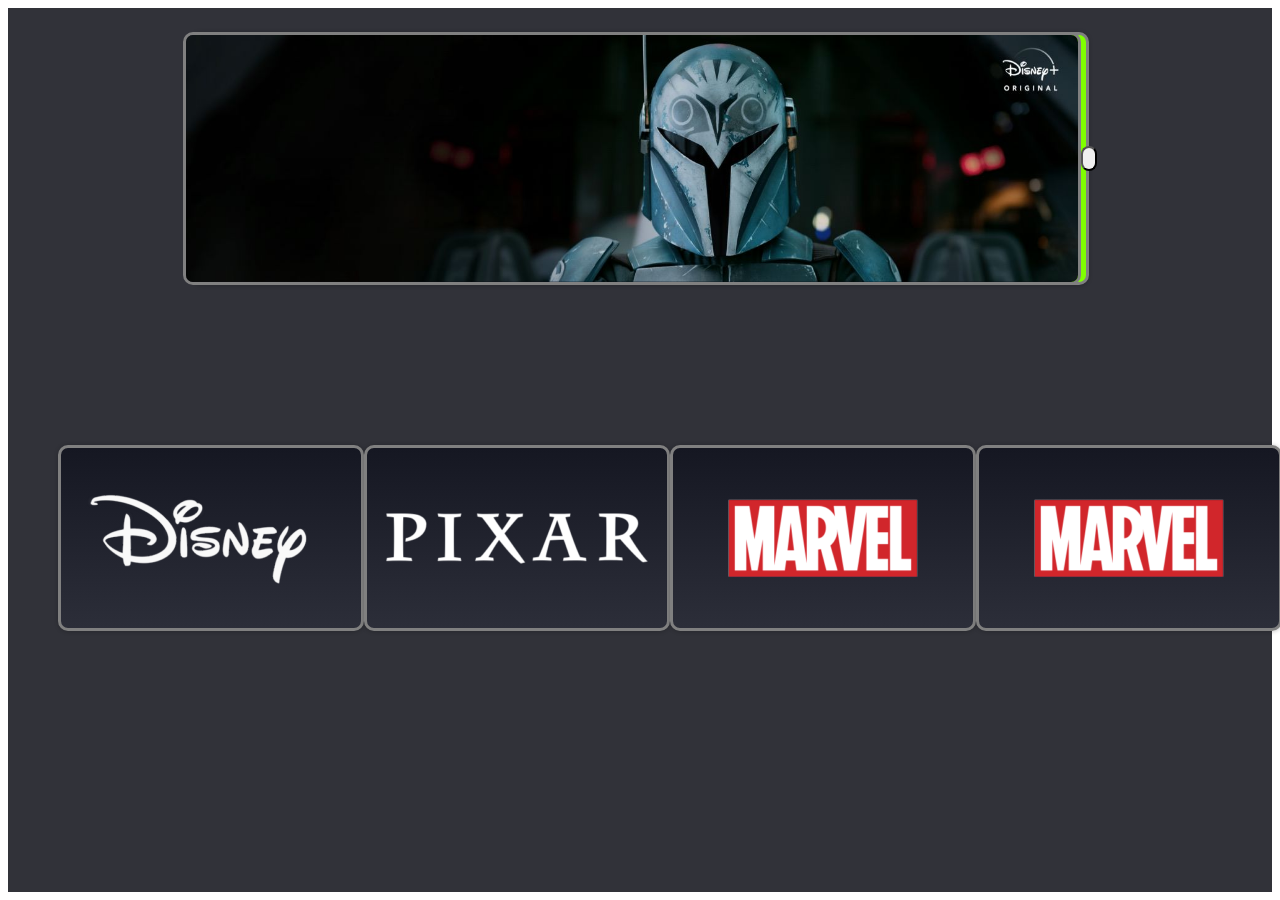
<file: index.html>
<html>

<head>
    <link rel="stylesheet" href="style01.css">

</head>

<body>

    <!-- Este es el contenedor de todo https://www.espai.es/blog/2020/11/como-hacer-un-slider-solo-con-html-y-css/ ese es un link para seguir armando el banner -->


    <div class="contenedor-full">

        <div class="slider-container">

            <div class="banner">

                    <img class="ban" src="IMG/mandalorian.jpg" alt="canal">
                
                    <button class="redondo"></button>  
                

                    <div class="points">


                    </div>

            </div>

        </div>

        <div class="lista-canales">



            <!-- Este es Canal Disney  -->


            <div class="content">

                <div class="imagen">

                    <img src="IMG/Disney.png" alt="canal">

                    <!-- <video class="hover-img" loop autoplay playsinline>
        
        <source src= "https://vod-bgc-sa-east-1.media.dssott.com/bgui/ps01/disney/bgui/2019/08/01/1564674844-disney.mp4" type="video/mp4">
        
    </video> -->

                    <!-- Este es Canal Pixar  -->

                </div>

            </div>

            <div class="content">

                <div class="imagen">

                    <img src="IMG/Pixar.png" alt="canal">


                    <!-- Este es canal Marvel -->

                </div>

            </div>

            <div class="content">

                <div class="imagen">

                    <img src="IMG/Marvel.png" alt="canal">

                    <!-- Este es canal Star Wars  -->

                </div>

            </div>
            
            <div class="content">

                <div class="imagen">

                    <img src="IMG/Marvel.png" alt="canal">

                    <!-- Este es canal Star Wars  -->

                </div>

            </div>

            <div class="content">

                <div class="imagen">

                    <img src="IMG/StarWars.png" alt="canal">

                    <!-- Este es canal National -->

                </div>

            </div>

            <div class="content">

                <div class="imagen">

                    <img src="IMG/NationalGeograpic.png" alt="canal">


                </div>

            </div>
        </div>

    </div>

</body>

</html>
</file>
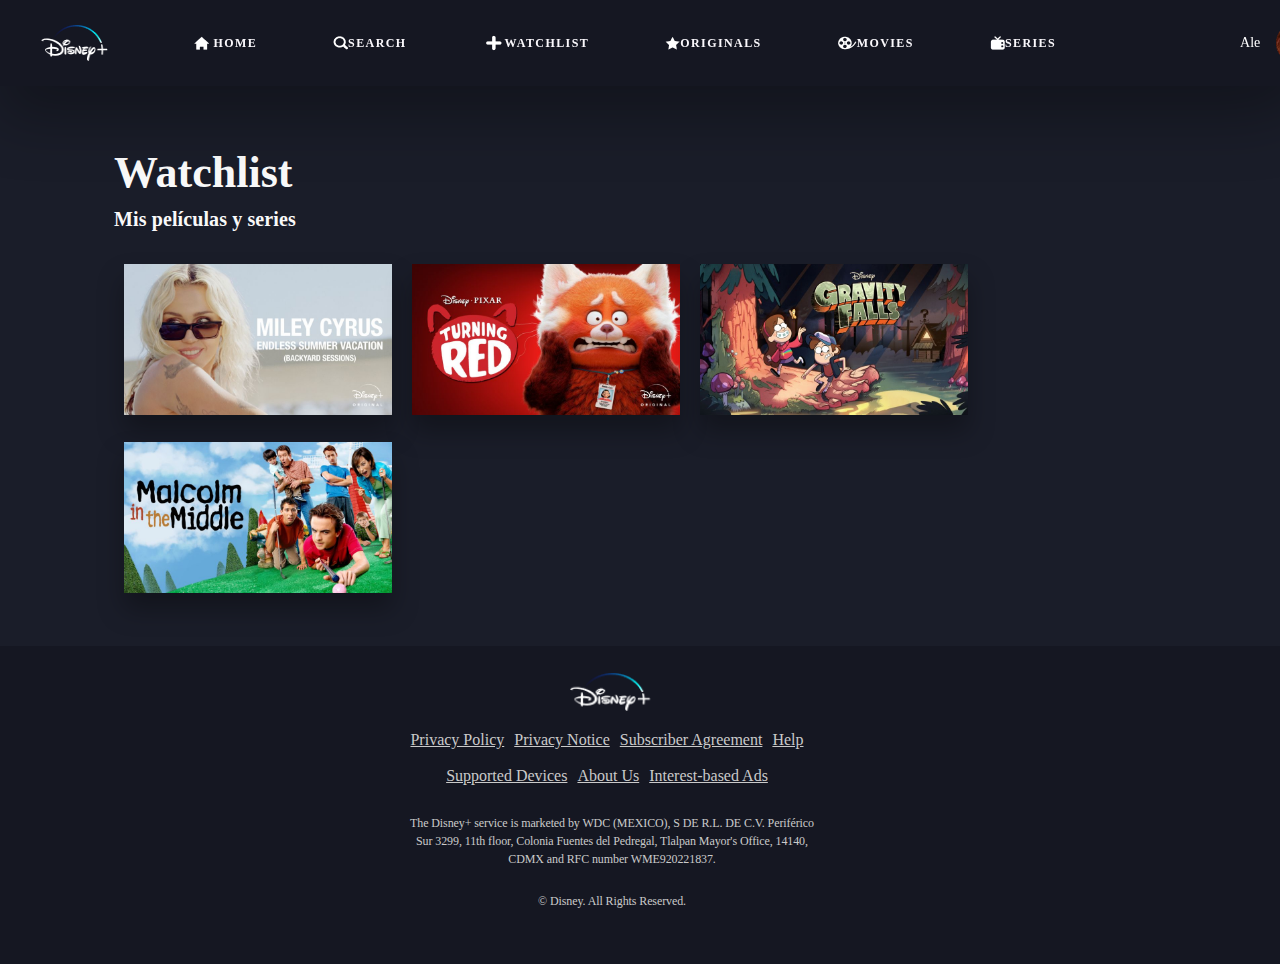
<file: Watchlist.html>
<html>
    <head>
        <link rel="stylesheet" href="watchlist_style.css">
    </head>

    <body>
    <div class="header">
        <button id="logo" type="button" class="head-button"> <img src="Logo.png"Disney+" height="42px" width="76.4px"></button>
        <button type="button" class="head-button"><img src="Home.png" id="icon">HOME</button>
        <button type="button" class="head-button"><img src="Search.png" id="icon">SEARCH</button>
        <button type="button" class="head-button"><img src="MI LISTA.png" id="icon">WATCHLIST</button>
        <button type="button" class="head-button"><img src="ORIGINALES.png" id="icon">ORIGINALS</button>
        <button type="button" class="head-button"><img src="PELICULAS.png" id="icon">MOVIES</button>
        <button type="button" class="head-button"><img src="SERIES.png" id="icon">SERIES</button>

    <div class="profile">
        <button class="accordion" type="button">Ale<img id="pic" src="merida.png" alt="Profile" height="20px" width="20px"></button>
            <div class="panel">
            <button id="name" type=""><img id="pic" src="merida.png" alt="Profile">Ale</button>
            <button id="name" type=""><img id="pic" src="merida.png" alt="Profile">Karen</button>
            <button id="name" type=""><img id="pic" src="merida.png" alt="Profile">Add profile</button>
        </div>  </div>


     <div class="panel">
            <button id="edit" type="text">Edit profiles</button>
            <button id="settings" type="text">App settings</button>
            <button id="account" type="text">Account</button>
            <button id="help" type="text">Help</button>
            <button id="logout" type="text">Log out</button>
            </div>
        </div>
    </div>
</div>
        <div class="title">
        <br>Watchlist</br>
       </div>
        <div class="subtitle">
        <br>Mis películas y series </br>
        </div>


        <div class="series">
            <button id="miley" type="button" class="banner">
            </button>
            <button id="turningred" type="button" class="banner">
            </button>
            <button id="gravityfalls" type="button" class="banner"> 
            </button>
            <button id="malcom" type="button" class="banner">
            </button>
        </div>
  
    </body>
        

    <p></p>
    <p></p>
    <p></p>
    <p></p>
    <p></p>
    <p></p>
    <p></p>
    <p></p>

    <p></p>
    <p></p>
    <p></p>
    <p></p>

        <div class="footer">
            <footer>
            <center><img id="disney" src="Logo.png"82px" height="44px"></center>
                <ul class="user">
                    <li id="link"><a href="https://www.disneyplus.com/legal/privacy-policy">Privacy Policy</a></li>
                    <li id="link"><a href="https://www.disneyplus.com/legal/privacy-notice">Privacy Notice</a></li>
                    <li id="link"><a href="https://www.disneyplus.com/legal/subscriber-agreement">Subscriber Agreement</a></li>
                    <li id="link"><a href="https://help.disneyplus.com/csp">Help</a></li></ul>
                <ul class="user2">    
                    <li id="link"><a href="https://help.disneyplus.com/csp?id=csp_article_content&article=devices-supported">Supported Devices</a></li>
                    <li id="link"><a href="https://help.disneyplus.com/csp?id=csp_article_content&article=introduction">About Us</a></li>
                    <li id="link"><a href="https://preferences-mgr.trustarc.com/?pid=disney01&aid=disneyplusemea01&type=disneyplusemea">Interest-based Ads</a></li>
                </ul>

            <ul class="info">
                The Disney+ service is marketed by WDC (MEXICO), S DE R.L. DE C.V. Periférico<br>Sur 3299, 11th floor, Colonia Fuentes del Pedregal, Tlalpan Mayor's Office, 14140, <br> CDMX and RFC number WME920221837.
        </ul>
       
            <ul class="info">
            © Disney. All Rights Reserved.
            </ul>
            <ul id="main-list">
                
            </ul>
        </footer>
            
            </ul>

        </div> 
    </body>
</html>
</file>
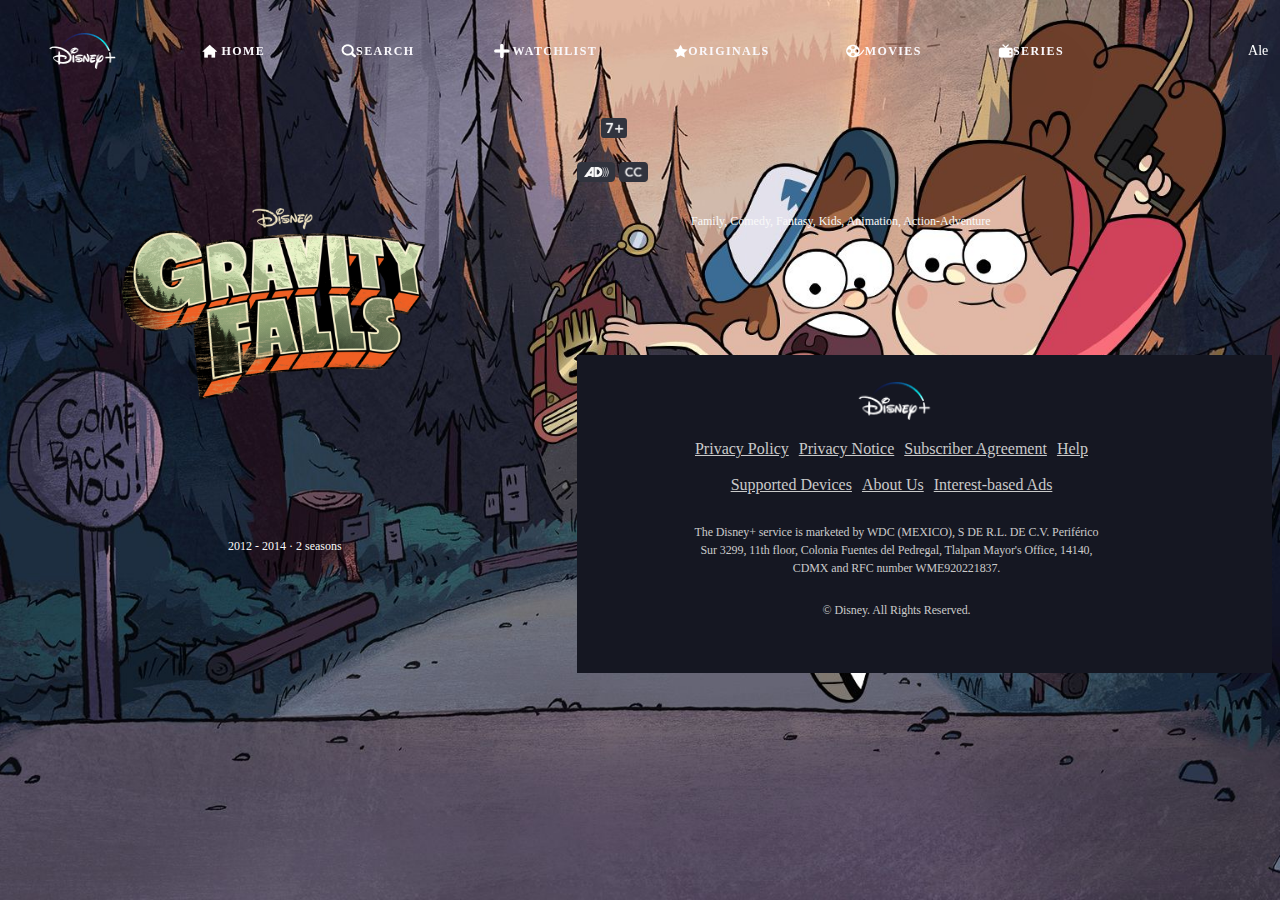
<file: Gravity/Gravity_index.html>
<head>
        <link rel="stylesheet" href="Gravity.style.css">
    </head>

    <body>
        <body background="gravityfalls_disneyplus.jpeg"></body>


    <div class="header">
        <button id="logo" type="button" class="head-button"> <img src="Logo.png"Disney+" height="42px" width="76.4px"></button>
        <button type="button" class="head-button"><img src="Home.png" id="icon">HOME</button>
        <button type="button" class="head-button"><img src="Search.png" id="icon">SEARCH</button>
        <button type="button" class="head-button"><img src="MI LISTA.png" id="icon">WATCHLIST</button>
        <button type="button" class="head-button"><img src="ORIGINALES.png" id="icon">ORIGINALS</button>
        <button type="button" class="head-button"><img src="PELICULAS.png" id="icon">MOVIES</button>
        <button type="button" class="head-button"><img src="SERIES.png" id="icon">SERIES</button>

    <div class="profile">
        <button class="accordion" type="button">Ale<img id="pic" src="merida.png" alt="Profile" height="20px" width="20px"></button>
            <div class="panel">
            <button id="name" type=""><img id="pic" src="merida.png" alt="Profile">Ale</button>
            <button id="name" type=""><img id="pic" src="merida.png" alt="Profile">Karen</button>
            <button id="name" type=""><img id="pic" src="merida.png" alt="Profile">Add profile</button>
        </div>  </div>

        <div class="panel">
            <button id="edit" type="text">Edit profiles</button>
            <button id="settings" type="text">App settings</button>
            <button id="account" type="text">Account</button>
            <button id="help" type="text">Help</button>
            <button id="logout" type="text">Log out</button>
            </div>
        </div>
    </div>
</div>

        <div class="logogravity">
            <img id="disney" src="LOGO_Gravity.png" width="341px" height="192px"></img></div>

         <div class="clasificacion">
                <img id="imagen" src="7+.png" width="25.66px" height="20px"></img></div>
                <img id="imagen" src="ad.png" width="38.09px" height="20px"></img></div>
                <img id="imagen" src="cc.png" width="28.6px" height="20px"></img></div>


        <div class="Detalles"  style='text-align:left'>
           2012 - 2014 · 2 seasons 
        </div>
        <br></br>
        <div class="Detalles2">
            Family, Comedy, Fantasy, Kids, Animation, Action-Adventure 
         </div>
         
            <br>
            <br>
            <br>
            <br>
            <br>
            <br>
            <br>
                







            <div class="footer">
                <footer>
                <center><img id="disney" src="Logo.png" width="82px" height="44px"></center>
                    <ul class="user">
                        <li id="link"><a href="https://www.disneyplus.com/legal/privacy-policy">Privacy Policy</a></li>
                        <li id="link"><a href="https://www.disneyplus.com/legal/privacy-notice">Privacy Notice</a></li>
                        <li id="link"><a href="https://www.disneyplus.com/legal/subscriber-agreement">Subscriber Agreement</a></li>
                        <li id="link"><a href="https://help.disneyplus.com/csp">Help</a></li></ul>
                    <ul class="user2">    
                        <li id="link"><a href="https://help.disneyplus.com/csp?id=csp_article_content&article=devices-supported">Supported Devices</a></li>
                        <li id="link"><a href="https://help.disneyplus.com/csp?id=csp_article_content&article=introduction">About Us</a></li>
                        <li id="link"><a href="https://preferences-mgr.trustarc.com/?pid=disney01&aid=disneyplusemea01&type=disneyplusemea">Interest-based Ads</a></li>
                    </ul>
    
                <ul class="info">
                    The Disney+ service is marketed by WDC (MEXICO), S DE R.L. DE C.V. Periférico<br>Sur 3299, 11th floor, Colonia Fuentes del Pedregal, Tlalpan Mayor's Office, 14140, <br> CDMX and RFC number WME920221837.
            </ul>
           
                <ul class="info">
                © Disney. All Rights Reserved.
                </ul>
                <ul id="main-list">
                    
                </ul>
            </footer>
                
                </ul>
    
            </div> 
        </body>
    </html>
</file>
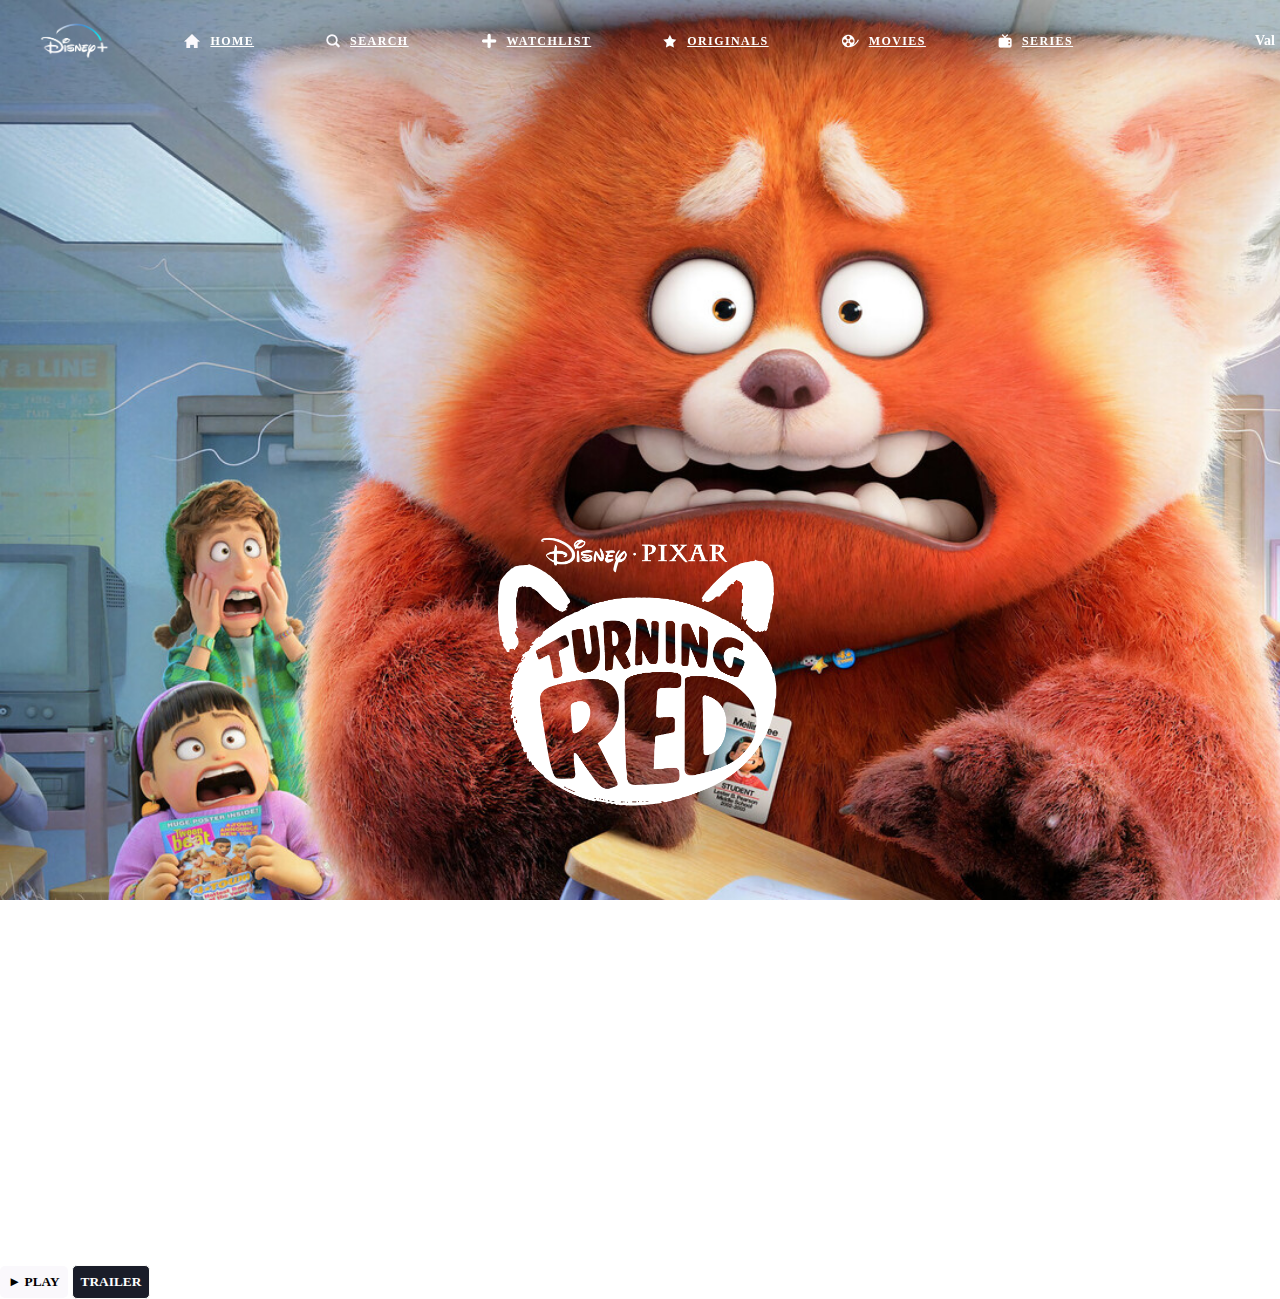
<file: Mov_Menu/movmenu.html>
<!DOCTYPE html>
<html lang="en">
<head>
    <meta charset="UTF-8">
    <link rel="icon" type="image/jpg" href="img/disneyplus.png"/>
    <title>Disney+ | Turning Red</title>
    <link rel="stylesheet" href="movmenustyles.css">
</head>
<body>
      <!--Barra de navegación: botones destacables y acordeón de perfiles de usuario.------->
      <nav class="header">
        <button id="logo" type="button" class="head-bttn"> <img src="img/disneyplus.png" alt="Disney+" height="42px" width="76.4px"></button>
        <button type="button" class="head-bttn"><a href=""></a><img src="img/Home.png" id="icon"><a href="">HOME</a></button> <!--Insertar link entre las comillas de la etiqueta a href-->
        <button type="button" class="head-bttn"><img src="img/Search.png" id="icon"><a href="">SEARCH</a></button> <!--Insertar link entre las comillas de la etiqueta a href-->
        <button type="button" class="head-bttn"><img src="img/watchlist.png" id="icon"><a href="">WATCHLIST</a></button> <!--Insertar link entre las comillas de la etiqueta a href-->
        <button type="button" class="head-bttn"><img src="img/ORIGINALES.png" id="icon"><a href="">ORIGINALS</a></button> <!--Insertar link entre las comillas de la etiqueta a href-->
        <button type="button" class="head-bttn"><img src="img/PELICULAS.png" id="icon"><a href="">MOVIES</a></button> <!--Insertar link entre las comillas de la etiqueta a href-->
        <button type="button" class="head-bttn"><img src="img/SERIES.png" id="icon"><a href="">SERIES</a></button> <!--Insertar link entre las comillas de la etiqueta a href-->
        <!--Creamos un acordeón con dos contenedores (perfiles y configuraciones).------->        
        <div class="profile"> <!--El perfil que ve el usuario actual.------->
            <button class="accordion" type="button">Val<img id="pic" src="img/stitch.png" alt="Profile" height="20px" width="20px"></button>
            <div class="panel"> <!--Panel para los otras cuentas de usuario.------->
                <button id="name" type="button"><img id="pic" src="img/doug.png" alt="Profile">Ale</button>
                <button id="name" type="button"><img id="pic" src="img/violet.png" alt="Profile">Karen</button>
                <button id="name" type="button"><img id="pic" src="img/add.png" alt="Profile">Add profile</button>
            </div>
            <div class="panel"> <!--Panel para las configuraciones.------->
                <button id="edit" type="text">Edit profiles</button>
                <button id="settings" type="text">App settings</button>
                <button id="account" type="text">Account</button>
                <button id="help" type="text">Help</button>
                <button id="logout" type="text">Log out</button>
            </div> <!--NOTA: Estos paneles NO son visibles desde HTML, hasta ser implementado en JS.------->
        </div>
    </nav>

    <div class="info">
        <img id="png" src="img/turningred.png">
    
        <div class="mov-play">
        <button id="play"
                type="button"
                class="play">► PLAY</button>                               <!--Botón play ------------>
        <button id="trailer"
                type="button"
                class="bnw">TRAILER</button>                               <!--Botón trailer --------->
    </div>
    </div>
</body>
</html>
</file>
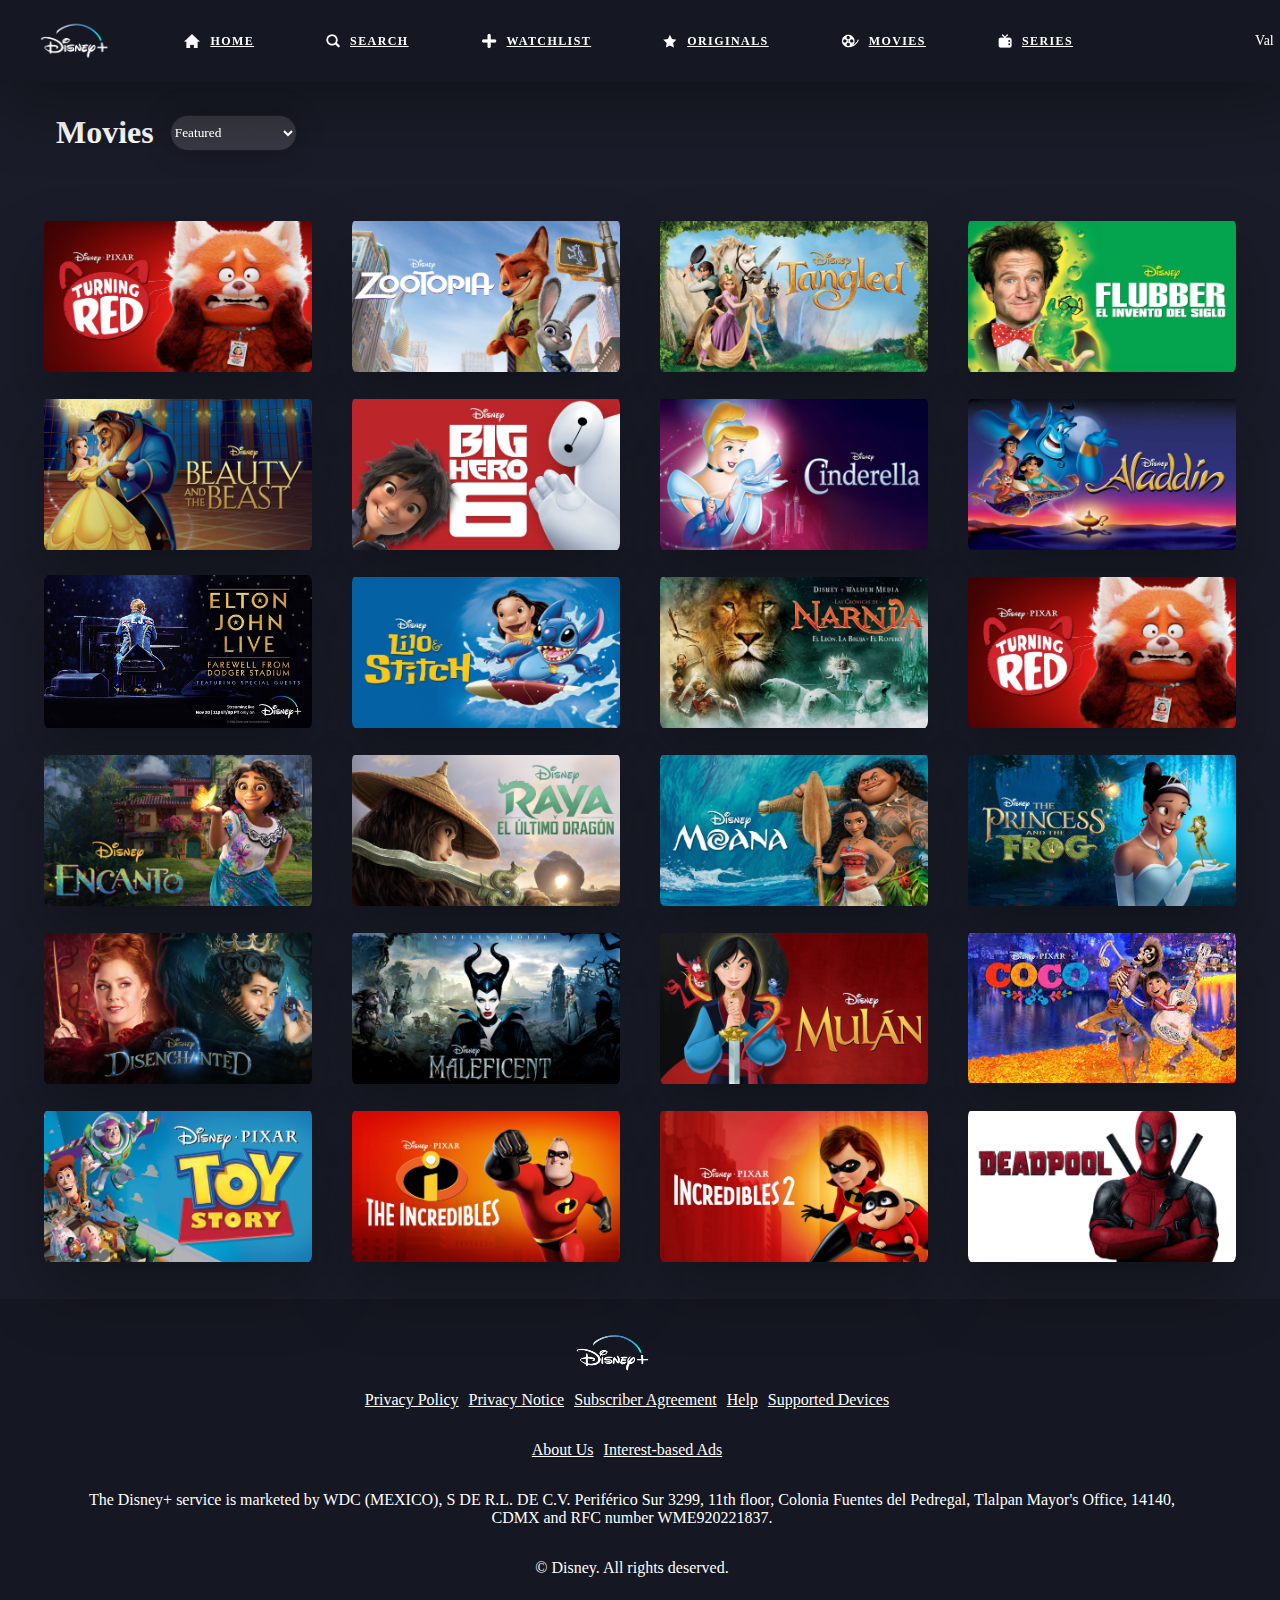
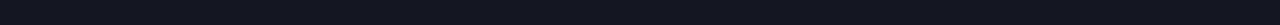
<file: Movies/movies.html>
<!DOCTYPE html>
<html lang="en">
<head>
    <meta charset="UTF-8">
    <link rel="icon" type="image/jpg" href="img/disneyplus.png"/>
    <title>Disney+ | Movies</title>
    <link rel="stylesheet" href="moviestyles.css">
</head>
<body>
    <!--Barra de navegación: botones destacables y acordeón de perfiles de usuario.------->
    <nav class="header">
        <button id="logo" type="button" class="head-bttn"> <img src="img/disneyplus.png" alt="Disney+" height="42px" width="76.4px"></button>
        <button type="button" class="head-bttn"><a href=""></a><img src="img/Home.png" id="icon"><a href="">HOME</a></button> <!--Insertar link entre las comillas de la etiqueta a href-->
        <button type="button" class="head-bttn"><img src="img/Search.png" id="icon"><a href="">SEARCH</a></button> <!--Insertar link entre las comillas de la etiqueta a href-->
        <button type="button" class="head-bttn"><img src="img/watchlist.png" id="icon"><a href="">WATCHLIST</a></button> <!--Insertar link entre las comillas de la etiqueta a href-->
        <button type="button" class="head-bttn"><img src="img/ORIGINALES.png" id="icon"><a href="">ORIGINALS</a></button> <!--Insertar link entre las comillas de la etiqueta a href-->
        <button type="button" class="head-bttn"><img src="img/PELICULAS.png" id="icon"><a href="">MOVIES</a></button> <!--Insertar link entre las comillas de la etiqueta a href-->
        <button type="button" class="head-bttn"><img src="img/SERIES.png" id="icon"><a href="">SERIES</a></button> <!--Insertar link entre las comillas de la etiqueta a href-->
        <!--Creamos un acordeón con dos contenedores (perfiles y configuraciones).------->        
        <div class="profile"> <!--El perfil que ve el usuario actual.------->
            <button class="accordion" type="button">Val<img id="pic" src="img/stitch.png" alt="Profile" height="20px" width="20px"></button>
            <div class="panel"> <!--Panel para los otras cuentas de usuario.------->
                <button id="name" type="button"><img id="pic" src="img/doug.png" alt="Profile">Ale</button>
                <button id="name" type="button"><img id="pic" src="img/violet.png" alt="Profile">Karen</button>
                <button id="name" type="button"><img id="pic" src="img/add.png" alt="Profile">Add profile</button>
            </div>
            <div class="panel"> <!--Panel para las configuraciones.------->
                <button id="edit" type="text">Edit profiles</button>
                <button id="settings" type="text">App settings</button>
                <button id="account" type="text">Account</button>
                <button id="help" type="text">Help</button>
                <button id="logout" type="text">Log out</button>
            </div> <!--NOTA: Estos paneles NO son visibles desde HTML, hasta ser implementado en JS.------->
        </div>
    </nav>

    <div class="title">
        <p>Movies</p>
        <select id="select" name="select">
            <option value="Featured">Featured</option>
            <option value="All">All Movies A-Z</option>
            <option value="Action/Adventure">Action/Adventure</option>
            <option value="Animation">Animation</option>
            <option value="Comedy">Comedy</option>
            <option value="Documentary">Documentary</option>
            <option value="Drama">Drama</option>
            <option value="Kids">Kids</option>
            <option value="Shorts">Shorts</option>
            <option value="UltraHD">Ultra HD and HDR</option>
        </select>
    </div>

    <div class="movies">
        <button id="red" type="button" class="banner">
        </button>
        <button id="zootopia" type="button" class="banner">
        </button>
        <button id="tangled" type="button" class="banner"> 
        </button>
        <button id="flubber" type="button" class="banner">
        </button>
        <button id="beauty" type="button" class="banner"> 
        </button>
        <button id="bighero" type="button" class="banner"> 
        </button>
        <button id="cinderella" type="button" class="banner">" 
        </button>
        <button id="aladdin" type="button" class="banner"> 
        </button>
        <button id="elton" type="button" class="banner"> 
        </button>
        <button id="lilo" type="button" class="banner"> 
        </button>
        <button id="narnia" type="button" class="banner"> 
        </button>
        <button id="ralph" type="button" class="banner"> 
        </button>
        <button id="encanto" type="button" class="banner"> 
        </button>
        <button id="raya" type="button" class="banner"> 
        </button>
        <button id="moana" type="button" class="banner"> 
        </button>
        <button id="tiana" type="button" class="banner"> 
        </button>
        <button id="disenchanted" type="button" class="banner"> 
        </button>
        <button id="maleficent" type="button" class="banner"> 
        </button>
        <button id="mulan" type="button" class="banner"> 
        </button>
        <button id="coco" type="button" class="banner"> 
        </button>
        <button id="toystory" type="button" class="banner"> 
        </button>
        <button id="incredibles" type="button" class="banner"> 
        </button>
        <button id="incredibles2" type="button" class="banner"> 
        </button>
        <button id="deadpool" type="button" class="banner"> 
        </button>
    </div>
</body>
<footer>
    <img id="disney" src="img/disneyplus.png" width="82px" height="44px">
    <ul class="user">
        <li id="link"><a href="https://www.disneyplus.com/legal/privacy-policy">Privacy Policy</a></li>
        <li id="link"><a href="https://www.disneyplus.com/legal/privacy-notice">Privacy Notice</a></li>
        <li id="link"><a href="https://www.disneyplus.com/legal/subscriber-agreement">Subscriber Agreement</a></li>
        <li id="link"><a href="https://help.disneyplus.com/csp">Help</a></li>
        <li id="link"><a href="https://help.disneyplus.com/csp?id=csp_article_content&article=devices-supported">Supported Devices</a></li>
    </ul>
    <ul class="about">
        <li id="link"><a href="https://help.disneyplus.com/csp?id=csp_article_content&article=introduction">About Us</a></li>
        <li id="link"><a href="https://preferences-mgr.trustarc.com/?pid=disney01&aid=disneyplusemea01&type=disneyplusemea">Interest-based Ads</a></li>
    </ul>
    <ul class="info">
        The Disney+ service is marketed by WDC (MEXICO), S DE R.L. DE C.V. Periférico Sur 3299, 11th floor, Colonia Fuentes del Pedregal, Tlalpan Mayor's Office, 14140, CDMX and RFC number WME920221837.
    </ul>
    <ul class="copyright">
        © Disney. All rights deserved.
    </ul>
</footer>
</html>
</file>
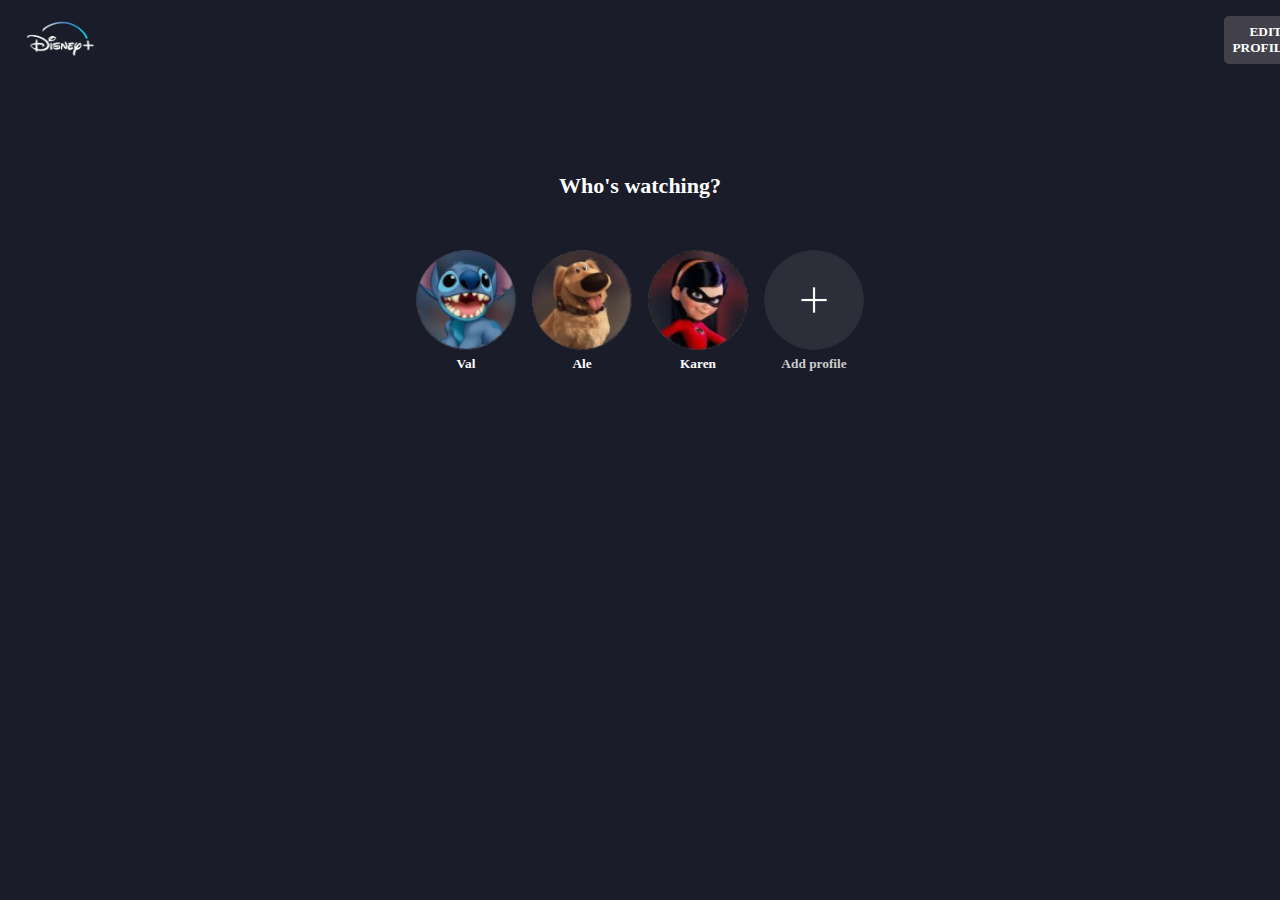
<file: Profile/profile.html>
<!DOCTYPE html>
<html lang="en">
<head>
    <meta charset="UTF-8">
    <meta http-equiv="X-UA-Compatible" content="IE=edge">
    <meta name="viewport" content="width=device-width, initial-scale=1.0">
    <link rel="icon" type="image/jpg" href="icon/disneyplus.png"/>
    <title>Disney+ | Profiles</title>
    <link rel="stylesheet" href="profilestyles.css"> <!--Enlace archivo CSS.-->
</head>
<body>
    <div class="start"> <!--Botones superiores.-->
        <div> <!--Logotipo Disney+.-->
            <button id="logo" type="button" class="head-bttn"><img id="logo" src="icon/disneyplus.png" alt="Disney+" height="42px" width="76.4px"></button>
        </div>
        <div> <!--Botón EDITAR PERFILES.-->
            <button id="edit"
                    type="button"
                    class="profile">EDIT PROFILES</button>         
        </div>
    </div>

    <h4>Who's watching?</h4><br>
    <div class="options">
        <button class="user" id="first"><a href=""><img src="icon/stitch.png" height="100px" width="100px"></a><br>Val</button> <!--Perfil principal.-->
        <button class="user" id="second"><img src="icon/doug.png" height="100px" width="100px"><br>Ale</button>                 <!--Perfil secundario.-->
        <button class="user" id="third"><img src="icon/violet.png" height="100px" width="100px"><br>Karen</button>              <!--Perfil terciario.-->
        <button class="user" id="add"><img src="icon/add.png" height="100px" width="100px"><br>Add profile</button>             <!--Añadir perfiles.-->
    </div>
</body>
</html>
</file>
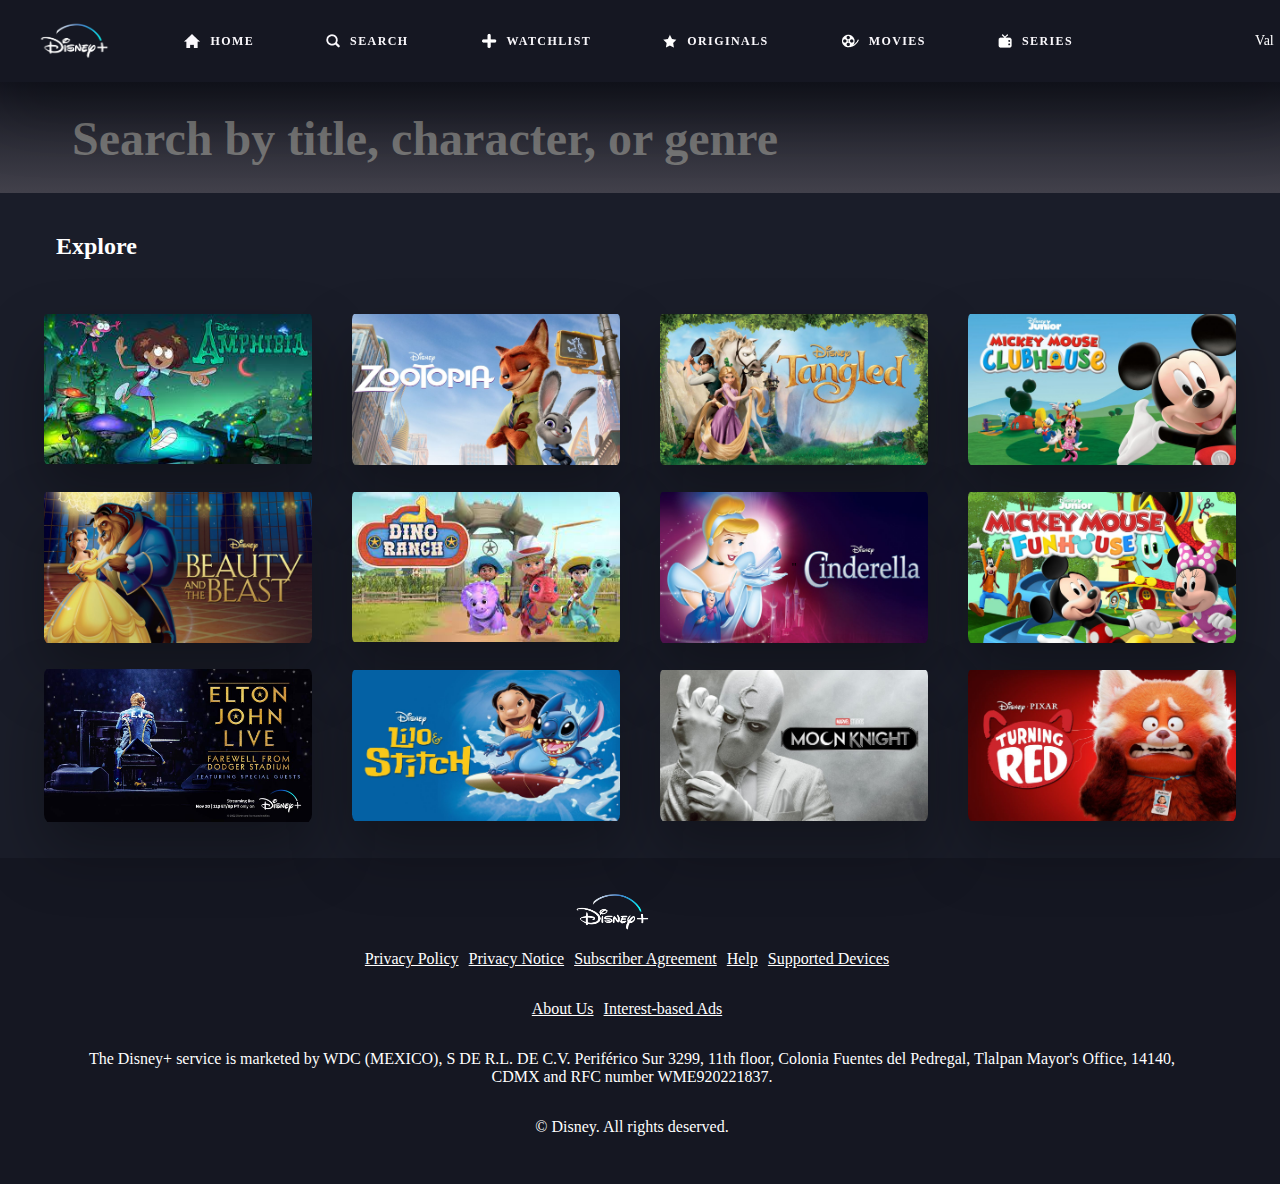
<file: Search/search.html>
<!DOCTYPE html>
<html lang="en">
<head>
    <meta charset="UTF-8">
    <link rel="icon" type="image/jpg" href="img/disneyplus.png"/>
    <title>Disney+ | Search</title> <!--Nombre que aparece en la pestaña del navegador.------->
    <link rel="stylesheet" href="searchstyles.css">
</head>
<body>
    <!--Barra de navegación: botones destacables y acordeón de perfiles de usuario.------->
    <nav class="header">
        <button id="logo" type="button" class="head-bttn"> <img src="img/disneyplus.png" alt="Disney+" height="42px" width="76.4px"></button>
        <button type="button" class="head-bttn"><img src="img/Home.png" id="icon">HOME</button>
        <button type="button" class="head-bttn"><img src="img/Search.png" id="icon">SEARCH</button>
        <button type="button" class="head-bttn"><img src="img/watchlist.png" id="icon">WATCHLIST</button>
        <button type="button" class="head-bttn"><img src="img/ORIGINALES.png" id="icon">ORIGINALS</button>
        <button type="button" class="head-bttn"><img src="img/PELICULAS.png" id="icon">MOVIES</button>
        <button type="button" class="head-bttn"><img src="img/SERIES.png" id="icon">SERIES</button>
        <!--Creamos un acordeón con dos contenedores (perfiles y configuraciones).------->        
        <div class="profile"> <!--El perfil que ve el usuario actual.------->
            <button class="accordion" type="button">Val<img id="pic" src="img/stitch.png" alt="Profile" height="20px" width="20px"></button>
            <div class="panel"> <!--Panel para los otras cuentas de usuario.------->
                <button id="name" type="button"><img id="pic" src="img/doug.png" alt="Profile">Ale</button>
                <button id="name" type="button"><img id="pic" src="img/violet.png" alt="Profile">Karen</button>
                <button id="name" type="button"><img id="pic" src="img/add.png" alt="Profile">Add profile</button>
            </div>
            <div class="panel"> <!--Panel para las configuraciones.------->
                <button id="edit" type="text">Edit profiles</button>
                <button id="settings" type="text">App settings</button>
                <button id="account" type="text">Account</button>
                <button id="help" type="text">Help</button>
                <button id="logout" type="text">Log out</button>
            </div> <!--NOTA: Estos paneles NO son visibles desde HTML, hasta ser implementado en JS.------->
        </div>
    </nav>

    <!--Barra de búsqueda.------->
    <div class="search"> <!--Contenedor de la barra de búsqueda.------->
    <input class="searchbar" type="text" placeholder="Search by title, character, or genre"> <!--Input de la barra de búsqueda.------->
    </div>

    <!--Sección "Explore".------->
    <h5>Explore</h5>
    <div class="explore">
        <button id="red" type="button" class="banner">
        </button>
        <button id="zootopia" type="button" class="banner">
        </button>
        <button id="tangled" type="button" class="banner"> 
        </button>
        <button id="flubber" type="button" class="banner">
        </button>
        <button id="beauty" type="button" class="banner"> 
        </button>
        <button id="bighero" type="button" class="banner"> 
        </button>
        <button id="cinderella" type="button" class="banner">" 
        </button>
        <button id="aladdin" type="button" class="banner"> 
        </button>
        <button id="elton" type="button" class="banner"> 
        </button>
        <button id="lilo" type="button" class="banner"> 
        </button>
        <button id="narnia" type="button" class="banner"> 
        </button>
        <button id="ralph" type="button" class="banner"> 
        </button>
    </div>

<!--Footer: insertamos imagen con isologotipo y tres listas para links e info destacada.------->
<footer>
    <img id="disney" src="img/disneyplus.png" width="82px" height="44px">
    <ul class="user">
        <li id="link"><a href="https://www.disneyplus.com/legal/privacy-policy">Privacy Policy</a></li>
        <li id="link"><a href="https://www.disneyplus.com/legal/privacy-notice">Privacy Notice</a></li>
        <li id="link"><a href="https://www.disneyplus.com/legal/subscriber-agreement">Subscriber Agreement</a></li>
        <li id="link"><a href="https://help.disneyplus.com/csp">Help</a></li>
        <li id="link"><a href="https://help.disneyplus.com/csp?id=csp_article_content&article=devices-supported">Supported Devices</a></li>
    </ul>
    <ul class="about">
        <li id="link"><a href="https://help.disneyplus.com/csp?id=csp_article_content&article=introduction">About Us</a></li>
        <li id="link"><a href="https://preferences-mgr.trustarc.com/?pid=disney01&aid=disneyplusemea01&type=disneyplusemea">Interest-based Ads</a></li>
    </ul>
    <ul class="info">
        The Disney+ service is marketed by WDC (MEXICO), S DE R.L. DE C.V. Periférico Sur 3299, 11th floor, Colonia Fuentes del Pedregal, Tlalpan Mayor's Office, 14140, CDMX and RFC number WME920221837.
    </ul>
    <ul class="copyright">
        © Disney. All rights deserved.
    </ul>
</footer>
</file>
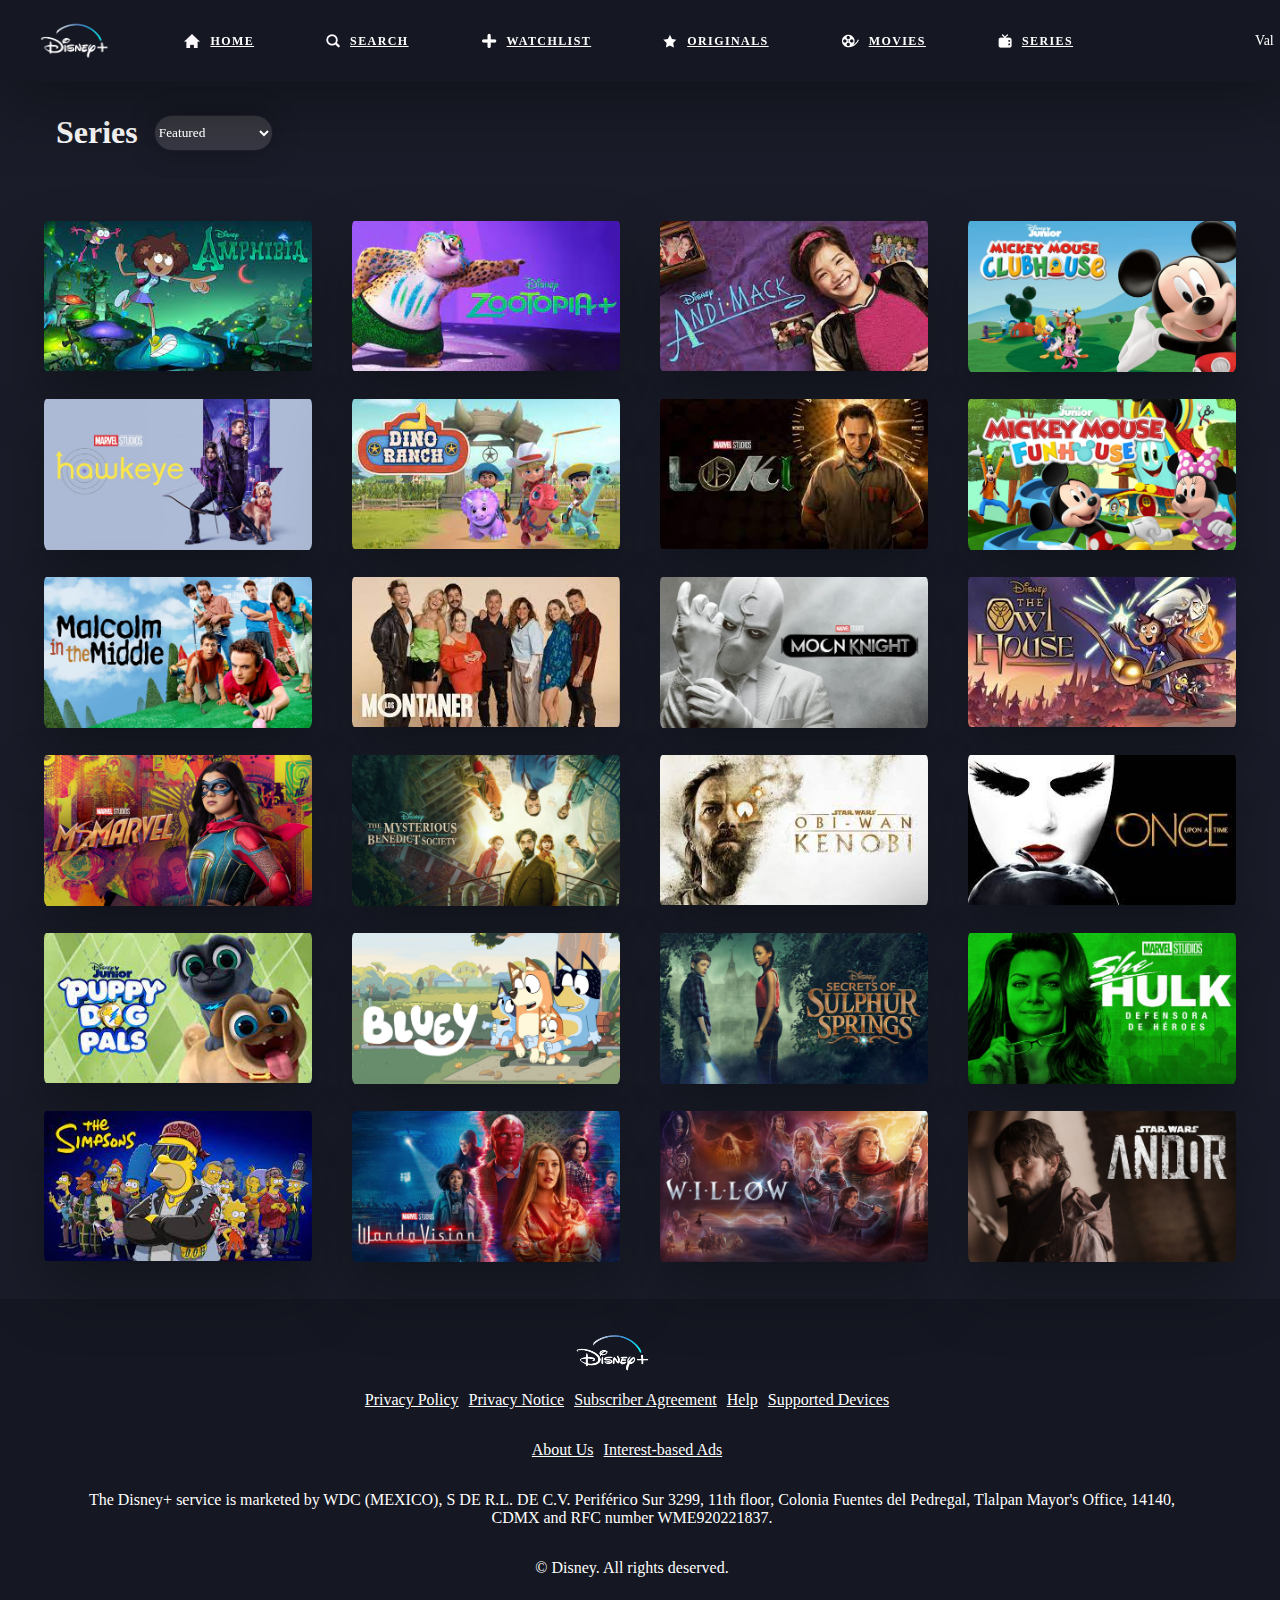
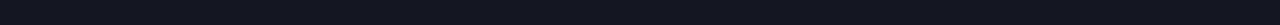
<file: Series/series.html>
<!DOCTYPE html>
<html lang="en">
<head>
    <meta charset="UTF-8">
    <link rel="icon" type="image/jpg" href="img/disneyplus.png"/>
    <title>Disney+ | Series</title>
    <link rel="stylesheet" href="seriestyles.css">
</head>
<body>
    <!--Barra de navegación: botones destacables y acordeón de perfiles de usuario.------->
    <nav class="header">
        <button id="logo" type="button" class="head-bttn"> <img src="img/disneyplus.png" alt="Disney+" height="42px" width="76.4px"></button>
        <button type="button" class="head-bttn"><a href=""></a><img src="img/Home.png" id="icon"><a href="">HOME</a></button> <!--Insertar link entre las comillas de la etiqueta a href-->
        <button type="button" class="head-bttn"><img src="img/Search.png" id="icon"><a href="">SEARCH</a></button> <!--Insertar link entre las comillas de la etiqueta a href-->
        <button type="button" class="head-bttn"><img src="img/watchlist.png" id="icon"><a href="">WATCHLIST</a></button> <!--Insertar link entre las comillas de la etiqueta a href-->
        <button type="button" class="head-bttn"><img src="img/ORIGINALES.png" id="icon"><a href="">ORIGINALS</a></button> <!--Insertar link entre las comillas de la etiqueta a href-->
        <button type="button" class="head-bttn"><img src="img/PELICULAS.png" id="icon"><a href="">MOVIES</a></button> <!--Insertar link entre las comillas de la etiqueta a href-->
        <button type="button" class="head-bttn"><img src="img/SERIES.png" id="icon"><a href="">SERIES</a></button> <!--Insertar link entre las comillas de la etiqueta a href-->
        <!--Creamos un acordeón con dos contenedores (perfiles y configuraciones).------->        
        <div class="profile"> <!--El perfil que ve el usuario actual.------->
            <button class="accordion" type="button">Val<img id="pic" src="img/stitch.png" alt="Profile" height="20px" width="20px"></button>
            <div class="panel"> <!--Panel para los otras cuentas de usuario.------->
                <button id="name" type="button"><img id="pic" src="img/doug.png" alt="Profile">Ale</button>
                <button id="name" type="button"><img id="pic" src="img/violet.png" alt="Profile">Karen</button>
                <button id="name" type="button"><img id="pic" src="img/add.png" alt="Profile">Add profile</button>
            </div>
            <div class="panel"> <!--Panel para las configuraciones.------->
                <button id="edit" type="text">Edit profiles</button>
                <button id="settings" type="text">App settings</button>
                <button id="account" type="text">Account</button>
                <button id="help" type="text">Help</button>
                <button id="logout" type="text">Log out</button>
            </div> <!--NOTA: Estos paneles NO son visibles desde HTML, hasta ser implementado en JS.------->
        </div>
    </nav>

    <div class="title">
        <p>Series</p>
        <select id="select" name="select">
            <option value="Featured">Featured</option>
            <option value="All">All Series A-Z</option>
            <option value="Action/Adventure">Action/Adventure</option>
            <option value="Animation">Animation</option>
            <option value="Comedy">Comedy</option>
            <option value="Docuseries">Docuseries</option>
            <option value="Kids">Kids</option>
        </select>
    </div>

    <div class="series">
        <button id="red" type="button" class="banner">
        </button>
        <button id="zootopia" type="button" class="banner">
        </button>
        <button id="tangled" type="button" class="banner"> 
        </button>
        <button id="flubber" type="button" class="banner">
        </button>
        <button id="beauty" type="button" class="banner"> 
        </button>
        <button id="bighero" type="button" class="banner"> 
        </button>
        <button id="cinderella" type="button" class="banner">" 
        </button>
        <button id="aladdin" type="button" class="banner"> 
        </button>
        <button id="elton" type="button" class="banner"> 
        </button>
        <button id="lilo" type="button" class="banner"> 
        </button>
        <button id="narnia" type="button" class="banner"> 
        </button>
        <button id="ralph" type="button" class="banner"> 
        </button>
        <button id="encanto" type="button" class="banner"> 
        </button>
        <button id="raya" type="button" class="banner"> 
        </button>
        <button id="moana" type="button" class="banner"> 
        </button>
        <button id="tiana" type="button" class="banner"> 
        </button>
        <button id="disenchanted" type="button" class="banner"> 
        </button>
        <button id="maleficent" type="button" class="banner"> 
        </button>
        <button id="mulan" type="button" class="banner"> 
        </button>
        <button id="coco" type="button" class="banner"> 
        </button>
        <button id="toystory" type="button" class="banner"> 
        </button>
        <button id="incredibles" type="button" class="banner"> 
        </button>
        <button id="incredibles2" type="button" class="banner"> 
        </button>
        <button id="deadpool" type="button" class="banner"> 
        </button>
    </div>
</body>
<footer>
    <img id="disney" src="img/disneyplus.png" width="82px" height="44px">
    <ul class="user">
        <li id="link"><a href="https://www.disneyplus.com/legal/privacy-policy">Privacy Policy</a></li>
        <li id="link"><a href="https://www.disneyplus.com/legal/privacy-notice">Privacy Notice</a></li>
        <li id="link"><a href="https://www.disneyplus.com/legal/subscriber-agreement">Subscriber Agreement</a></li>
        <li id="link"><a href="https://help.disneyplus.com/csp">Help</a></li>
        <li id="link"><a href="https://help.disneyplus.com/csp?id=csp_article_content&article=devices-supported">Supported Devices</a></li>
    </ul>
    <ul class="about">
        <li id="link"><a href="https://help.disneyplus.com/csp?id=csp_article_content&article=introduction">About Us</a></li>
        <li id="link"><a href="https://preferences-mgr.trustarc.com/?pid=disney01&aid=disneyplusemea01&type=disneyplusemea">Interest-based Ads</a></li>
    </ul>
    <ul class="info">
        The Disney+ service is marketed by WDC (MEXICO), S DE R.L. DE C.V. Periférico Sur 3299, 11th floor, Colonia Fuentes del Pedregal, Tlalpan Mayor's Office, 14140, CDMX and RFC number WME920221837.
    </ul>
    <ul class="copyright">
        © Disney. All rights deserved.
    </ul>
</footer>
</html>
</file>
<file: style01.css>
/* Nota: estos estilos ayudaron a modificar el texto que estaba dentro del contenedor antes de la imagen, pero de momento se aplican a cualquier fuente h1 y en general dentro del HTML*/
html {
    font-family: sans-serif;

}

h1 {
    font-size: 60px;
    color: white;
}

/* Nota: estos son los estilos del carrusel*/

.contenedor-full {
    
    background-color: #313239;
    height: 100%;
    

}

.slider-container { 
    background-color: #313239;
    height: 300px; 
    display:flex;
    justify-content:center;
    align-items: center;
   
    
}

.banner{
    
    background-color: chartreuse;
    height: 247; 
    width: 892;
    border-radius: 10px;
    border-bottom: 20%;
    border-style: solid;
    border-color: grey;
    display: flex;
    justify-content: center;
    box-shadow: 0rem 0.06rem 0.25rem rgba(0, 0, 0, 0.2);
    transition: all 300ms ease;
    align-items: center;
    
    
}

.ban {
    
    height: 247;
    width: 892;
    border-radius: 10px;
    border-style: solid;
    border-color: grey;
    display: flex;
    justify-content: center;
    align-items: center;
  
    
}

.banner .redondo {
    display: block;
    height:25px;
    width: 25px;
    border-radius: 50px;
 
}

/* .slider-container{
    display:flex;
    width: 100%;
    height:100vh;
    overflow-x:scroll;
    scroll-snap-type: x mandatory;
}

.slider-container banner{
    flex: 0 0 100%;
    width: 100%;
    object-fit: cover;

    }

/* Nota: Este es el contenedor de mis canales */

.lista-canales {
    background-color: #313239;
    height: 400px;
    display: flex;
    padding: 30px 50px;
    justify-content: space-between;
    align-items: center;
}


/* Nota: Estas son las características del botón que contiene la información del canal */
.content {

    background: linear-gradient(#151722, #2C2E39);
    width: 300px;
    height: 180px;
    border-radius: 10px;
    border-bottom: 20%;
    border-style: solid;
    border-color: grey;
    display: flex;
    justify-content: center;
    align-items: center;
    box-shadow: 0rem 0.06rem 0.25rem rgba(0, 0, 0, 0.2);
    transition: all 300ms ease;

}


/* Nota: este nud todavía no tiene funcionalidad 
video {
    object-fit: contain;
    overflow: clip;
} */

/* Nota: esta clase pretende ser hover con video, aún no logrado 
.content:hover .hover-img {} */

/* Nota: este hover es funcional y sirve para que el botón de canales crezca con sombra{} */

.content:hover {
    box-shadow: 0rem 0.25rem 1.5rem rgba(0, 0, 0, 0.16);
    width: 320px;
    height: 190px;
}

.content:hover {

    box-shadow: gray;

}
</file>
<file: watchlist_style.css>
.header{
    background-color: #151722;
    height: 86px;
    filter: drop-shadow(0px 30px 30px rgba(0, 0, 0, 0.3));
    display: flex;
    justify-content: flex-start;
    align-items: initial;

}
                                   /**************Menu****************/


.head-button{
    color: #faf8fc;
    font-family: avenir;
    font-weight: bold;
    background: none;
    font-size: 12px;
    letter-spacing: 1.42px;
    border: none;
    margin: 16px 32px 16px 32px;
    cursor: pointer;
    display: flex;
    align-items: center;
    flex-direction: row;
}

.head-button:hover{
    text-decoration: underline;
}

.icon{
    margin-right: 16px;

}

.profile{                               /*Contenedor del perfil*/
    display: flex;
    justify-content: center;
    align-items: center;
    margin: auto;
    font-family: avenir;
    font-size: 15px;
}

.accordion{                             /*Botón acordeón del perfil*/
    cursor: pointer;
    transition: 0.5s;
    display: flex;
    align-items: center;
    justify-content: center;
    border: none;
    margin-left: 10em;
    color: #FFFFFF;
    font-family: avenir;
    font-size: 14px;
    background-color: #151722;
    
}

.panel{                                     /*Panel de opciones oculto*/
    display: none;
    overflow: hidden;
    border: none;
    background-color: #0E0F15;
    color: #D9D9D9;    
    font-family: avenir;
    font-size: 12px;
}

#pic{                                       /*Foto de perfil*/
    margin-left: 16px;
    height: 40px;
    width: 40px;
}

.title{                                     /*Nombre de la página*/
    color: #f9f9f9;
    font-family: avenir;
    font-weight: bold;
    padding-left: 114px;
    font-size: 44px;
    display: flex;
    justify-content: flex-start;
    padding-bottom: 0px;
    padding-top:10;   
    flex-direction: row;                                                                                                                              
    align-content: left;
    
}

.subtitle{
    color: #f9f9f9;
    font-family: avenir;
    font-weight: bold;
    padding-left: 114px;
    font-size: 20px;
    letter-spacing: .11px;
    display: flex;
    justify-content: flex-start;
    align-items: initial;
    line-height: 14px;
    align-content: left;
}



body{
    padding: 0rem;
    margin: 0rem;
    background-color: #1a1d29;
    font-family: avenir;
    padding: 0em;
    margin: 0em;
}



/********ESTILOS DE LA LISTA DE PELICULAS****************/

.series{
    padding: 1.5rem;                                                                                                                                   
    align-content: center;
    display: flex;
    flex-wrap: wrap;
    justify-content:start;
    padding-left: 114px;
    border-radius: 4px;
}

.banner{
    border: none;
    width: 268px;
    height: 158px;
    filter: drop-shadow(0px 16px 13px rgba(0, 0, 0, 0.3));
    border-radius: 4px;
    margin: 10px;
    cursor: pointer;
}

#miley{
    background: no-repeat center/100% url(miley.jpeg);
}
#turningred{
    background: no-repeat center/100% url(turningred_disneyplus.jpeg);
}
#gravityfalls{
    background: no-repeat center/100% url(gravityfalls_disneyplus.jpeg);
}
#malcom{
    background: no-repeat center/100% url(malcom.jpeg);
}

.banner:hover{
    border: 4.5px solid rgba(251, 251, 249, 0.7);
    border-radius: 4px;
}

.footer{
   background-color:#151722;
   height: 278px;
   width: auto;
   font-weight: 300;
   display: flex;
   align-items: center;
   padding: 1.5em 5em 1em 1.5em;
   font-family: avenir;
   color:#cacaca;
   flex-direction: column;
}



a{
    color: #cacaca;
}



.user{
    list-style: none;
    display: flex;
    align-items: center;
    justify-content: center;
    flex-direction: row;
    text-align: center;
    color:#cacaca;
    padding: 1px 6px;
}

.user2{
    list-style: none;
    display: flex;
    align-items: center;
    justify-content: center;
    flex-direction: row;
    text-align: center;
    color:#cacaca;
    padding: 1px 6px;
}

#link{
    margin-right: 10px;
    cursor: pointer;
    font-family: avenir;
    color:#cacaca;
    list-style: none;
    display: flex;
    align-items: center;
    justify-content: center;
    flex-direction: row;
    text-align: center;
}

.info{
    display: flex;
    align-items: center;
    justify-content: center;
    flex-direction: row;
    text-align: center;
    padding: 1em;
    margin: 0em;
    font-size: 12px;
    letter-spacing: -.1px;
    line-height: 1.5;
    font-family: avenir;
    color:#cacaca;
}

.copyright{
    display: flex;
    align-items: center;
    justify-content: center;
    flex-direction: row;
    text-align: center;
    padding: 1em;
    margin: 0em;
    font-size: 12px;
    letter-spacing: -.1px;
    line-height: 1.5px;
    font-family: avenir;
    color:#cacaca;
}
</file>
<file: Gravity/Gravity.style.css>
body {
    background-image: url("Gravity_Fondo.jpeg");
    background-size: cover;
    background-repeat:no-repeat;
    background-position: center center;
  }


.header{
    background-color:transparent;
    height: 86px;
    filter: drop-shadow(0px 30px 30px rgba(0, 0, 0, 0.3));
    display: flex;
    justify-content: flex-start;
    align-items: initial;
}


.head-button{
    color: #faf8fc;
    font-family: avenir;
    font-weight: bold;
    background: none;
    font-size: 12px;
    letter-spacing: 1.42px;
    border: none;
    margin: 16px 32px 16px 32px;
    cursor: pointer;
    display: flex;
    align-items: center;
    flex-direction: row;
}

.head-button:hover{
    text-decoration: underline;
}

.icon{
    margin-right: 16px;

}

.profile{                               /*Contenedor del perfil*/
    display: flex;
    justify-content: center;
    align-items: center;
    margin: auto;
    font-family: avenir;
    font-size: 15px;
}


.accordion{                             /*Botón acordeón del perfil*/
    cursor: pointer;
    transition: 0.5s;
    display: flex;
    align-items: center;
    justify-content: center;
    border: none;
    margin-left: 10em;
    color: #FFFFFF;
    font-family: avenir;
    font-size: 14px;
    background-color:transparent;
    
}

.panel{                                     /*Panel de opciones oculto*/
    display: none;
    overflow: hidden;
    border: none;
    background-color: transparent;
    color: #D9D9D9;    
    font-family: avenir;
    font-size: 12px;
}

#pic{                                       /*Foto de perfil*/
    margin-left: 16px;
    height: 40px;
    width: 40px;
}

.logogravity{
    float:left;
    padding: 114px;
    float: left;
    width: 341px;
    height: 192px;
}

.clasificacion{
    padding: 1.5rem;                                                                                                                                   
    align-content: center;
    display: flex;
    justify-content:start;
    left: 114px;
    flex-direction: row;
}


.Detalles{                                     /*Detalles del año*/
    color: #f9f9f9;
    font-family: avenir;
    padding-left: 114px;
    font-size: 12px;
    position: absolute;
    display: flex;
    justify-content: flex-start;
    padding-bottom: 0px;
    padding-top:10;   
    flex-direction: row;
    vertical-align: auto;   
    top: 529px;
    left:114px;

}

.Detalles2{                                     /*Detalles del año*/
    color: #f9f9f9;
    font-family: avenir;
    padding-left: 114px;
    font-size: 12px;
    display: flex;
    padding-bottom: 0px;
    padding-top:10;   
    flex-direction: row;                                                                                                                              
    align-content: left;
}
















.footer{
    background-color:#151722;
    height: 278px;
    width: auto;
    font-weight: 300;
    display: flex;
    align-items: center;
    padding: 1.5em 5em 1em 1.5em;
    font-family: avenir;
    color:#cacaca;
    flex-direction: column;
 }
 
 
 
 a{
     color: #cacaca;
 }
 
 
 
 .user{
     list-style: none;
     display: flex;
     align-items: center;
     justify-content: center;
     flex-direction: row;
     text-align: center;
     color:#cacaca;
     padding: 1px 6px;
 }
 
 .user2{
     list-style: none;
     display: flex;
     align-items: center;
     justify-content: center;
     flex-direction: row;
     text-align: center;
     color:#cacaca;
     padding: 1px 6px;
 }
 
 #link{
     margin-right: 10px;
     cursor: pointer;
     font-family: avenir;
     color:#cacaca;
     list-style: none;
     display: flex;
     align-items: center;
     justify-content: center;
     flex-direction: row;
     text-align: center;
 }
 
 .info{
     display: flex;
     align-items: center;
     justify-content: center;
     flex-direction: row;
     text-align: center;
     padding: 1em;
     margin: 0em;
     font-size: 12px;
     letter-spacing: -.1px;
     line-height: 1.5;
     font-family: avenir;
     color:#cacaca;
 }
 
 .copyright{
     display: flex;
     align-items: center;
     justify-content: center;
     flex-direction: row;
     text-align: center;
     padding: 1em;
     margin: 0em;
     font-size: 12px;
     letter-spacing: -.1px;
     line-height: 1.5px;
     font-family: avenir;
     color:#cacaca;
 }
</file>
<file: Mov_Menu/movmenustyles.css>
.header{
    background-color: transparent;
    height: 82px;
    filter: drop-shadow(0px 30px 30px rgba(0, 0, 0, 0.3));
    display: flex;
    justify-content: flex-start;
    align-items: initial;
}

.head-bttn{
    color:#FAF8FC;
    font-family: Montserrat;
    font-weight: bold;
    background: none;
    border: none;
    font-size: 12px;
    letter-spacing: 1.42px;
    margin: 15px 30px 15px 30px;
    cursor: pointer;
    display: flex;
    align-items: center;
    flex-direction: row;
}

.head-bttn:hover{
    text-decoration: underline;
}

#icon{
    margin-right: 10px;
}

a{
    color:#FFFFFF;
}

.profile{                               /*Contenedor del perfil*/
    display: flex;
    justify-content: center;
    align-items: center;
}

.accordion{                             /*Botón acordeón del perfil*/
    cursor: pointer;
    transition: 0.5s;
    display: flex;
    align-items: center;
    justify-content: center;
    border: none;
    margin-left: 10em;
    color: #FFFFFF;
    font-family: Montserrat;
    font-size: 14px;
    font-weight: 600;
    background-color: transparent;
}

.panel{                                     /*Panel de opciones oculto*/
    display: none;
    overflow: hidden;
    border: none;
    background-color: #0E0F15;
    color: #D9D9D9;    
    font-family: Montserrat;
    font-size: 12px;
}

#pic{                                       /*Foto de perfil*/
    margin-left: 10px;
    height: 40px;
    width: 40px;
}

/******************************************************************************************************************/

body{
    background-image: url(img/redmovie.jpg);
    background-repeat: no-repeat;
    background-attachment: fixed;
    background-size: cover;
    color: #ffffff;
    font-family: Montserrat;
    font-weight: bold;
    padding: 0em;
    margin: 0em;
}

#png{
    transform: scale(0.25);
    display: flex;
    flex-direction: column;
    justify-content: flex-start;
}
.info{
    display: flex;
    flex-direction: column;
    justify-content: flex-start;
}
.title{
    display: flex;
    flex-direction: column;
    overflow: hidden;
}

.note{
    transform: scale(0.125);
}

.play{                                                                  /* Botones de play y cancelar video     */
    background-color: #FAF8FC;
    color: #000000;
    padding: 0.5rem;
    border: none;
    font-family: Montserrat;
    font-weight: bold;
    border-radius: 5px;
    align-self: center;
    box-shadow: 0rem, 0.06rem, 0.25rem, rgba(2,4,80,0.2);
}
.play:hover{                                                            /* Hover de los botones de play         */
    background-color: #A4A4A7;
    box-shadow: 0rem, 0.25rem, 1.5rem, rgba(0,0,0,0.16);
}

.bnw{                                                                   /* Botones trailer y groupwatch:        */
    background-color: #1A1D29;
    color: #ffffff;
    border: 0.5px solid #FBFBF9;
    border-radius: 3px;                                        /* Tienen este nombre de clase por estar en blanco y negro.    */                                        
    padding: 0.5rem;
    font-family: Montserrat;
    font-weight: bold;
    border-radius: 5px;
    align-self: center;
    box-shadow: 0rem, 0.06rem, 0.25rem, rgba(2,4,80,0.2);
}
.bnw:hover{                                                              /* Hover de los botones blanco y negro  */
    background-color: #FAF8FC;
    color: #040408;
    border: 0.5px solid #FBFBF9;
    border-radius: 3px;
}
</file>
<file: Movies/moviestyles.css>
.header{
    background-color: #151722;
    height: 82px;
    filter: drop-shadow(0px 30px 30px rgba(0, 0, 0, 0.3));
    display: flex;
    justify-content: flex-start;
    align-items: initial;
}

.head-bttn{
    color:#FAF8FC;
    font-family: Montserrat;
    font-weight: bold;
    background: none;
    border: none;
    font-size: 12px;
    letter-spacing: 1.42px;
    margin: 15px 30px 15px 30px;
    cursor: pointer;
    display: flex;
    align-items: center;
    flex-direction: row;
}

.head-bttn:hover{
    text-decoration: underline;
}

#icon{
    margin-right: 10px;
}

a{
    color:#FFFFFF;
}

.profile{                               /*Contenedor del perfil*/
    display: flex;
    justify-content: center;
    align-items: center;
}

.accordion{                             /*Botón acordeón del perfil*/
    cursor: pointer;
    transition: 0.5s;
    display: flex;
    align-items: center;
    justify-content: center;
    border: none;
    margin-left: 10em;
    color: #FFFFFF;
    font-family: Montserrat;
    font-size: 14px;
    background-color: #151722;
    
}

.panel{                                     /*Panel de opciones oculto*/
    display: none;
    overflow: hidden;
    border: none;
    background-color: #0E0F15;
    color: #D9D9D9;    
    font-family: Montserrat;
    font-size: 12px;
}

#pic{                                       /*Foto de perfil*/
    margin-left: 10px;
    height: 40px;
    width: 40px;
}

.title{                                     /*Nombre de la página*/
    color: #ffffff;
    font-family: Montserrat;
    font-weight: bold;
    padding-left: 3.5rem;
    font-size: 32px;
    display: flex;
    justify-content: flex-start;
    align-items: initial;
}

#select{                                    /*Menú select con las categorías*/
    background: linear-gradient(#313238, #363742);
    height: 36px;
    border-radius: 100px 100px 100px 100px;
    border-color: #1A1D29;
    color: #FFFFFF;
    font-family: Montserrat;
    text-align: justify;
    filter: drop-shadow(0px 0px 13px rgba(0, 0, 0, 0.3));
    display: block;
    align-self: center;
    margin-left: 16px;
    cursor: pointer;
}

#select:hover{
    background-color: #0E0F15;
}

/*********************************************************************************************************************/
body {
    background-color: #1A1D29;
    color: #ffffff;
    font-family: Montserrat;
    font-weight: bold;
    padding: 0em;
    margin: 0em;
}

.movies{
    padding: 1.5rem;                                                                                                                                   
    align-content: center;
    display: flex;
    flex-wrap: wrap;
    justify-content: space-around;
}

.banner{
    border: none;
    width: 268px;
    height: 158px;
    background: no-repeat center/100% url(img/red.jpg);                         /* Para centrar la imagen           */
    filter: drop-shadow(0px 30px 30px rgba(0, 0, 0, 0.3));
    margin: 10px;
    cursor: pointer;
    border-radius: 9.5px;
}

#red{
    background: no-repeat center/100% url(img/red.jpg);
}
#zootopia{
    background: no-repeat center/100% url(img/zootopia.jpg);
}
#tangled{
    background: no-repeat center/100% url(img/tangled.jpg);
}
#flubber{
    background: no-repeat center/100% url(img/flubber.jpg);
}
#beauty{
    background: no-repeat center/100% url(img/beauty.jpg);
}
#bighero{
    background: no-repeat center/100% url(img/bighero.jpg);
}
#cinderella{
    background: no-repeat center/100% url(img/cinderella.jpg);
}
#aladdin{
    background: no-repeat center/100% url(img/aladdin.jpg);
}
#elton{
    background: no-repeat center/100% url(img/elton.jpg);
}
#lilo{
    background: no-repeat center/100% url(img/lilo.jpg);
}
#narnia{
    background: no-repeat center/100% url(img/narnia.jpg);
} 
#encanto{
    background: no-repeat center/100% url(img/encanto.jpg);
}
#raya{
    background: no-repeat center/100% url(img/raya.jpg);
}
#moana{
    background: no-repeat center/100% url(img/moana.jpg);
}
#tiana{
    background: no-repeat center/100% url(img/tiana.jpg);
}
#disenchanted{
    background: no-repeat center/100% url(img/disenchanted.jpg);
}
#maleficent{
    background: no-repeat center/100% url(img/maleficent.jpg);
}
#mulan{
    background: no-repeat center/100% url(img/mulan.jpg);
}
#coco{
    background: no-repeat center/100% url(img/coco.jpg);
}
#toystory{
    background: no-repeat center/100% url(img/toystory.jpg);
}
#incredibles{
    background: no-repeat center/100% url(img/incredibles.jpg);
}
#incredibles2{
    background: no-repeat center/100% url(img/incredibles2.jpg);
}
#deadpool{
    background: no-repeat center/100% url(img/deadpool.jpg);
}

.banner:hover{
    border: 4.5px solid rgba(251, 251, 249, 0.7);
    border-radius: 5px;
}

/******************************************************************************************************************************************/
footer{
    background-color: #151722;
    color: #FFFFFF;
    height: 278px;
    width: auto;
    font-weight: 300;
    display: flex;
    justify-content: center;
    align-items: center;
    flex-direction: column;
    padding: 1.5em 5em 1.5em 1.5em;
}

a{
    color: #FFFFFF;
}

.user{
    list-style: none;
    display: flex;
    align-items: center;
    justify-content: center;
    flex-direction: row;
    text-align: center;
}

#link{
    margin-right: 10px;
    cursor: pointer;
}

.about{
    list-style: none;
    display: flex;
    align-items: center;
    justify-content: center;
    flex-direction: row;
    text-align: center;
}

.info{
    display: flex;
    align-items: center;
    justify-content: center;
    flex-direction: row;
    text-align: center;
}

.copyright{
    display: flex;
    align-items: center;
    justify-content: center;
    flex-direction: row;
    text-align: center;
}
</file>
<file: Profile/profilestyles.css>
body {                                                  /*Estilo general de la página.*/
    background-color: #1A1D29;
    color: #ffffff;
    font-family: Montserrat;
    font-weight: bold;
    padding: 1em;
    margin: 0em;
}

.start{                                                 /*Botones superiores de la página.*/
    background: none;
    border: none;
    display: flex;
    align-items: center;
    flex-direction: row;
}

#logo{                                                  /*Logotipo.*/
    border: none;
    background: none;
    cursor: pointer;
}

#edit{                                                  /*Botón EDITAR PERFILES.*/
    display: flex;
    justify-content: center;
    align-self: center;
    margin-left: 84em;
}

.profile{                                                /*Botón EDITAR PERFILES.*/
    background-color: #42414B;                                       
    color: #FFFFFF;                                                  
    padding: 0.5rem;
    border: none;                                                         
    font-family: Montserrat;
    font-weight: bold;
    border-radius: 5px;
    align-self: center;
    cursor: pointer;
}

.profile:hover{                                         /* Hover del botón perfiles. */
    background-color: #484A54;
    box-shadow: 0rem, 0.25rem, 1.5rem, rgba(0,0,0,0.16);
}

h4{                                                     /*Texto "Who's watching?"*/
    font-family: Montserrat;
    font-size: 22px;
    display: flex;
    justify-content: center;
    align-items: center;
    padding-top: 5rem;
}

.options{                                               /*Contenedor de los perfiles.*/
    display: flex;
    justify-content: center;
    align-items: center;
}

.user{                                                  /*Estilo general de los botones de perfil.*/
    border:none;
    background: none;
    color:#FFFFFF;
    font-family: Montserrat;
    font-weight: 650;
    cursor: pointer;
}

img{                                                    /*Estilo de las imágenes de perfil.*/
    border-radius: 50%;
    border: 2px solid #1A1D29;
}

img:hover{                                              /*Hover de las imágenes de perfil.*/
    border-radius: 50%;
    border: 2px solid #FFFFFF;
    filter:alpha (opacity=50);
}

#add{                                                   /*Color de letra del botón Add.*/
    color: #cccccc;
}
</file>
<file: Search/searchstyles.css>
.header{
    background-color: #151722;
    height: 82px;
    filter: drop-shadow(0px 30px 30px rgba(0, 0, 0, 0.3));
    display: flex;
    justify-content: flex-start;
    align-items: initial;
}

.head-bttn{
    color:#FAF8FC;
    font-family: Montserrat;
    font-weight: bold;
    background: none;
    border: none;
    font-size: 12px;
    letter-spacing: 1.42px;
    margin: 15px 30px 15px 30px;
    cursor: pointer;
    display: flex;
    align-items: center;
    flex-direction: row;
}

.head-bttn:hover{
    text-decoration: underline;
}

#icon{
    margin-right: 10px;
}

a{
    color:#FFFFFF;
}

.profile{                               /*Contenedor del perfil*/
    display: flex;
    justify-content: center;
    align-items: center;
}

.accordion{                             /*Botón acordeón del perfil*/
    cursor: pointer;
    transition: 0.5s;
    display: flex;
    align-items: center;
    justify-content: center;
    border: none;
    margin-left: 10em;
    color: #FFFFFF;
    font-family: Montserrat;
    font-size: 14px;
    background-color: #151722;
    
}

.panel{                                     /*Panel de opciones oculto*/
    display: none;
    overflow: hidden;
    border: none;
    background-color: #0E0F15;
    color: #D9D9D9;    
    font-family: Montserrat;
    font-size: 12px;
}

#pic{                                       /*Foto de perfil*/
    margin-left: 10px;
    height: 40px;
    width: 40px;
}

/*********************************************************************************************************************/
body {
    background-color: #1A1D29;
    color: #ffffff;
    font-family: Montserrat;
    font-weight: bold;
    padding: 0em;
    margin: 0em;
}

.search{
    height: 111px;
    background: linear-gradient(180deg, #151722 0%, #42414B 100%);
}

.searchbar{
    width: 100%;
    height: 111px;
    border: none;
    outline: none;
    background-color: transparent;
    color:#FFFFFF;
    font-family: Montserrat;
    font-weight: 650;
    font-size: 48px;
    line-height: 75px;
    margin-left: 70px;
}

.searchbar:hover{
    color: #FFFFFF;
}

h5{                                     /*Nombre de la página*/
    color: #ffffff;
    font-family: Montserrat;
    font-weight: bold;
    padding-left: 3.5rem;
    font-size: 24px;
    display: flex;
    justify-content: flex-start;
    align-items: initial;
}

.explore{
    padding: 0 1.5rem 1.5rem 1.5rem;                                                                                                                                   
    align-content: center;
    display: flex;
    flex-wrap: wrap;
    justify-content: space-around;
}

.banner{
    border: none;
    width: 268px;
    height: 158px;
    background: no-repeat center/100% url(img/red.jpg);                         /* Para centrar la imagen           */
    filter: drop-shadow(0px 30px 30px rgba(0, 0, 0, 0.3));
    margin: 10px;
    cursor: pointer;
    border-radius: 9.5px;
}

.banner:hover{
    border: 4.5px solid rgba(251, 251, 249, 0.7);
    border-radius: 5px;
}

#red{
    background: no-repeat center/100% url(img/amphibia.jpg);
}
#zootopia{
    background: no-repeat center/100% url(img/zootopia.jpg);
}
#tangled{
    background: no-repeat center/100% url(img/tangled.jpg);
}
#flubber{
    background: no-repeat center/100% url(img/clubhouse.jpg);
}
#beauty{
    background: no-repeat center/100% url(img/beauty.jpg);
}
#bighero{
    background: no-repeat center/100% url(img/dino.jpg);
}
#cinderella{
    background: no-repeat center/100% url(img/cinderella.jpg);
}
#aladdin{
    background: no-repeat center/100% url(img/funhouse.jpg);
}
#elton{
    background: no-repeat center/100% url(img/elton.jpg);
}
#lilo{
    background: no-repeat center/100% url(img/lilo.jpg);
}
#narnia{
    background: no-repeat center/100% url(img/moonknight.jpg);
} 
#encanto{
    background: no-repeat center/100% url(img/msmarvel.jpg);
}
/**********************************************************************************************************************/
footer{
    background-color: #151722;
    color: #FFFFFF;
    height: 278px;
    width: auto;
    font-weight: 300;
    display: flex;
    justify-content: center;
    align-items: center;
    flex-direction: column;
    padding: 1.5em 5em 1.5em 1.5em;
}

a{
    color: #FFFFFF;
}

.user{
    list-style: none;
    display: flex;
    align-items: center;
    justify-content: center;
    flex-direction: row;
    text-align: center;
}

#link{
    margin-right: 10px;
    cursor: pointer;
}

.about{
    list-style: none;
    display: flex;
    align-items: center;
    justify-content: center;
    flex-direction: row;
    text-align: center;
}

.info{
    display: flex;
    align-items: center;
    justify-content: center;
    flex-direction: row;
    text-align: center;
}

.copyright{
    display: flex;
    align-items: center;
    justify-content: center;
    flex-direction: row;
    text-align: center;
}
</file>
<file: Series/seriestyles.css>
.header{
    background-color: #151722;
    height: 82px;
    filter: drop-shadow(0px 30px 30px rgba(0, 0, 0, 0.3));
    display: flex;
    justify-content: flex-start;
    align-items: initial;
}

.head-bttn{
    color:#FAF8FC;
    font-family: Montserrat;
    font-weight: bold;
    background: none;
    border: none;
    font-size: 12px;
    /*line-height: 23px;*/
    letter-spacing: 1.42px;
    margin: 15px 30px 15px 30px;
    cursor: pointer;
    display: flex;
    align-items: center;
    flex-direction: row;
}

.head-bttn:hover{
    text-decoration: underline;
}

#icon{
    margin-right: 10px;
}

a{
    color:#FFFFFF;
}

.profile{                               /*Contenedor del perfil*/
    display: flex;
    justify-content: center;
    align-items: center;
}

.accordion{                             /*Botón acordeón del perfil*/
    cursor: pointer;
    transition: 0.5s;
    display: flex;
    align-items: center;
    justify-content: center;
    border: none;
    margin-left: 10em;
    color: #FFFFFF;
    font-family: Montserrat;
    font-size: 14px;
    background-color: #151722;
    
}

.panel{                                     /*Panel de opciones oculto*/
    display: none;
    overflow: hidden;
    border: none;
    background-color: #0E0F15;
    color: #D9D9D9;    
    font-family: Montserrat;
    font-size: 12px;
}

#pic{                                       /*Foto de perfil*/
    margin-left: 10px;
    height: 40px;
    width: 40px;
}

.title{                                     /*Nombre de la página*/
    color: #ffffff;
    font-family: Montserrat;
    font-weight: bold;
    padding-left: 3.5rem;
    font-size: 32px;
    display: flex;
    justify-content: flex-start;
    align-items: initial;
}

#select{                                    /*Menú select con las categorías*/
    background: linear-gradient(#313238, #363742);
    height: 36px;
    border-radius: 100px 100px 100px 100px;
    border-color: #1A1D29;
    color: #FFFFFF;
    font-family: Montserrat;
    text-align: justify;
    filter: drop-shadow(0px 0px 13px rgba(0, 0, 0, 0.3));
    display: block;
    align-self: center;
    margin-left: 16px;
    cursor: pointer;
}

#select:hover{
    background-color: #0E0F15;
}

/*********************************************************************************************************************/
body {
    background-color: #1A1D29;
    color: #ffffff;
    font-family: Montserrat;
    font-weight: bold;
    padding: 0em;
    margin: 0em;
}

.series{
    padding: 1.5rem;                                                                                                                                   
    align-content: center;
    display: flex;
    flex-wrap: wrap;
    justify-content: space-around;
}

.banner{
    border: none;
    width: 268px;
    height: 158px;
    background: no-repeat center/100% url(owlhouse.jpg);                         /* Para centrar la imagen           */
    filter: drop-shadow(0px 30px 30px rgba(0, 0, 0, 0.3));
    margin: 10px;
    cursor: pointer;
    border-radius: 9.5px;
}

#red{
    background: no-repeat center/100% url(img/amphibia.jpg);
}
#zootopia{
    background: no-repeat center/100% url(img/zootopia.jpg);
}
#tangled{
    background: no-repeat center/100% url(img/andi.jpg);
}
#flubber{
    background: no-repeat center/100% url(img/clubhouse.jpg);
}
#beauty{
    background: no-repeat center/100% url(img/hawkeye.jpg);
}
#bighero{
    background: no-repeat center/100% url(img/dino.jpg);
}
#cinderella{
    background: no-repeat center/100% url(img/loki.jpg);
}
#aladdin{
    background: no-repeat center/100% url(img/funhouse.jpg);
}
#elton{
    background: no-repeat center/100% url(img/malcolm.jpg);
}
#lilo{
    background: no-repeat center/100% url(img/montaner.jpg);
}
#narnia{
    background: no-repeat center/100% url(img/moonknight.jpg);
} 
#encanto{
    background: no-repeat center/100% url(img/msmarvel.jpg);
}
#raya{
    background: no-repeat center/100% url(img/mysteriousben.jpg);
}
#moana{
    background: no-repeat center/100% url(img/obiwan.jpg);
}
#tiana{
    background: no-repeat center/100% url(img/onceupon.jpg);
}
#disenchanted{
    background: no-repeat center/100% url(img/puppy.jpg);
}
#maleficent{
    background: no-repeat center/100% url(img/scale.jpg);
}
#mulan{
    background: no-repeat center/100% url(img/secrets.jpg);
}
#coco{
    background: no-repeat center/100% url(img/shehulk.jpg);
}
#toystory{
    background: no-repeat center/100% url(img/simpsons.jpg);
}
#incredibles{
    background: no-repeat center/100% url(img/wandavision.jpg);
}
#incredibles2{
    background: no-repeat center/100% url(img/willow.jpg);
}
#deadpool{
    background: no-repeat center/100% url(img/andor.jpg);
}

.banner:hover{
    border: 4.5px solid rgba(251, 251, 249, 0.7);
    border-radius: 5px;
}

/******************************************************************************************************************************************/
footer{
    background-color: #151722;
    color: #FFFFFF;
    height: 278px;
    width: auto;
    font-weight: 300;
    display: flex;
    justify-content: center;
    align-items: center;
    flex-direction: column;
    padding: 1.5em 5em 1.5em 1.5em;
}

a{
    color: #FFFFFF;
}

.user{
    list-style: none;
    display: flex;
    align-items: center;
    justify-content: center;
    flex-direction: row;
    text-align: center;
}

#link{
    margin-right: 10px;
    cursor: pointer;
}

.about{
    list-style: none;
    display: flex;
    align-items: center;
    justify-content: center;
    flex-direction: row;
    text-align: center;
}

.info{
    display: flex;
    align-items: center;
    justify-content: center;
    flex-direction: row;
    text-align: center;
}

.copyright{
    display: flex;
    align-items: center;
    justify-content: center;
    flex-direction: row;
    text-align: center;
}
</file>
